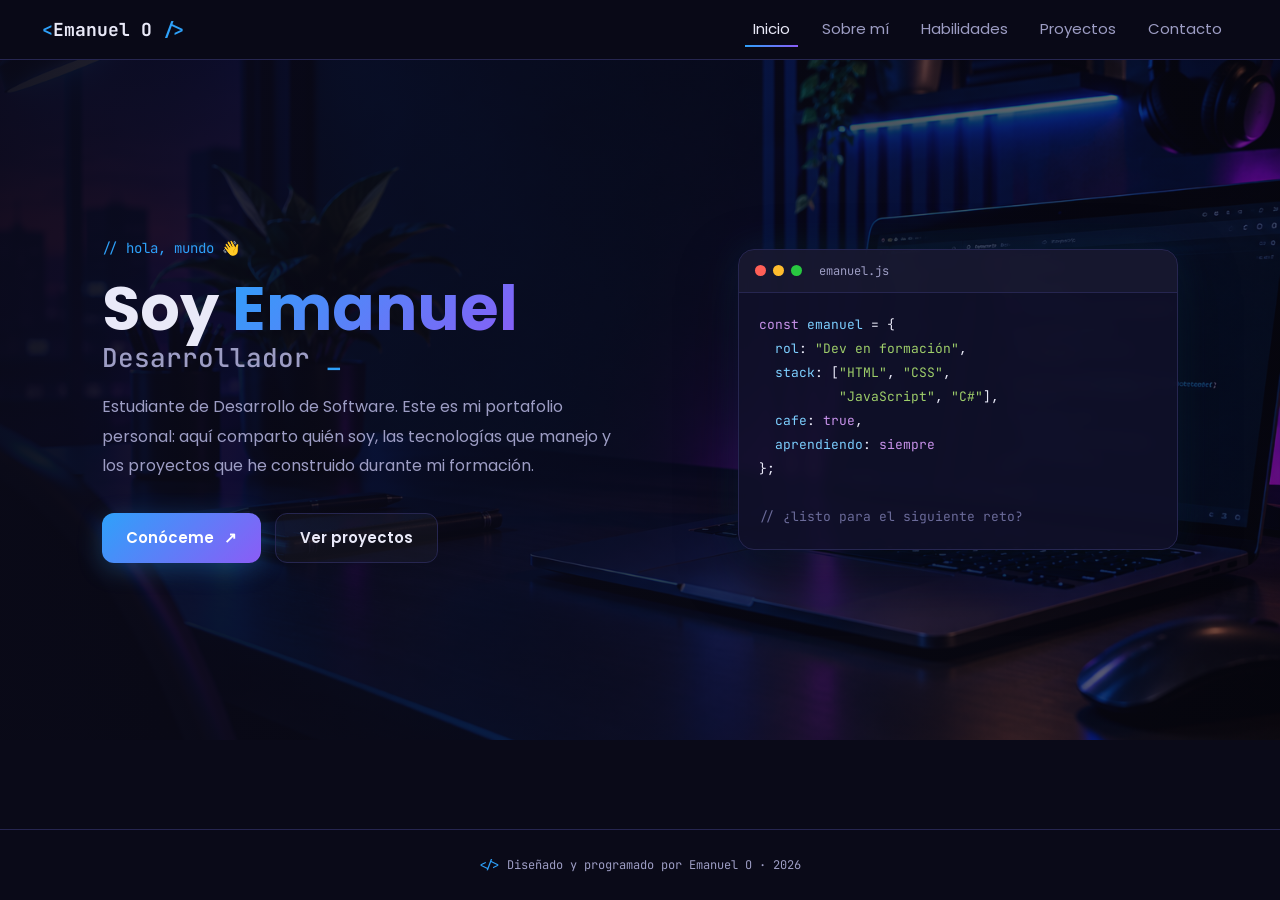
<file: index.html>
<!DOCTYPE html>
<html lang="es">
<head>
    <meta charset="UTF-8">
    <meta name="viewport" content="width=device-width, initial-scale=1.0">
    <title>Inicio | Emanuel O</title>
    <link href="https://cdn.jsdelivr.net/npm/bootstrap@5.3.8/dist/css/bootstrap.min.css" rel="stylesheet" integrity="sha384-sRIl4kxILFvY47J16cr9ZwB07vP4J8+LH7qKQnuqkuIAvNWLzeN8tE5YBujZqJLB" crossorigin="anonymous">
    <link rel="stylesheet" href="https://cdnjs.cloudflare.com/ajax/libs/font-awesome/6.5.2/css/all.min.css">
    <link href="https://fonts.googleapis.com/css2?family=Poppins:wght@300;400;500;600;700&family=JetBrains+Mono:wght@400;500;700&display=swap" rel="stylesheet">
    <link rel="stylesheet" href="./css/index.css">
</head>
<body>
<nav class="navbar navbar-expand-lg" data-bs-theme="dark">
    <div class="container-fluid">
        <a class="navbar-brand" href="./index.html"><span class="llave">&lt;</span>Emanuel O<span class="llave"> /&gt;</span></a>
        <button class="navbar-toggler" type="button" data-bs-toggle="collapse" data-bs-target="#menu" aria-controls="menu" aria-expanded="false" aria-label="Abrir menú">
            <span class="navbar-toggler-icon"></span>
        </button>
        <div class="collapse navbar-collapse" id="menu">
            <ul class="navbar-nav ms-auto">
                <li class="nav-item"><a class="nav-link active" href="./index.html">Inicio</a></li>
                <li class="nav-item"><a class="nav-link" href="./sobremi.html">Sobre mí</a></li>
                <li class="nav-item"><a class="nav-link" href="./habilidades.html">Habilidades</a></li>
                <li class="nav-item"><a class="nav-link" href="./proyectos.html">Proyectos</a></li>
                <li class="nav-item"><a class="nav-link" href="./contacto.html">Contacto</a></li>
            </ul>
        </div>
    </div>
</nav>

<main>
<header class="inicio">
    <div class="texto-inicio">
        <span class="saludo">// hola, mundo 👋</span>
        <h1>Soy <span class="nombre">Emanuel</span>
            <span class="rol-linea"><span id="rol"></span><span class="cursor">_</span></span>
        </h1>
        <p>Estudiante de Desarrollo de Software. Este es mi portafolio personal: aquí comparto quién soy, las tecnologías que manejo y los proyectos que he construido durante mi formación.</p>
        <div class="botones">
            <a href="./sobremi.html" class="boton boton-principal">Conóceme <span>↗</span></a>
            <a href="./proyectos.html" class="boton boton-secundario">Ver proyectos</a>
        </div>
    </div>

    <div class="terminal" aria-hidden="true">
        <div class="terminal-barra"><i class="r"></i><i class="a"></i><i class="v"></i><span>emanuel.js</span></div>
<pre><span class="k">const</span> <span class="p">emanuel</span> = {
  <span class="p">rol</span>: <span class="s">"Dev en formación"</span>,
  <span class="p">stack</span>: [<span class="s">"HTML"</span>, <span class="s">"CSS"</span>,
          <span class="s">"JavaScript"</span>, <span class="s">"C#"</span>],
  <span class="p">cafe</span>: <span class="k">true</span>,
  <span class="p">aprendiendo</span>: <span class="k">siempre</span>
};

<span class="c">// ¿listo para el siguiente reto?</span></pre>
    </div>
</header>
</main>

<footer>
    <b>&lt;/&gt;</b> Diseñado y programado por Emanuel O · 2026
</footer>

<script src="https://cdn.jsdelivr.net/npm/bootstrap@5.3.8/dist/js/bootstrap.bundle.min.js"></script>
    <script src="./js/index.js"></script>
</body>
</html>
</file>
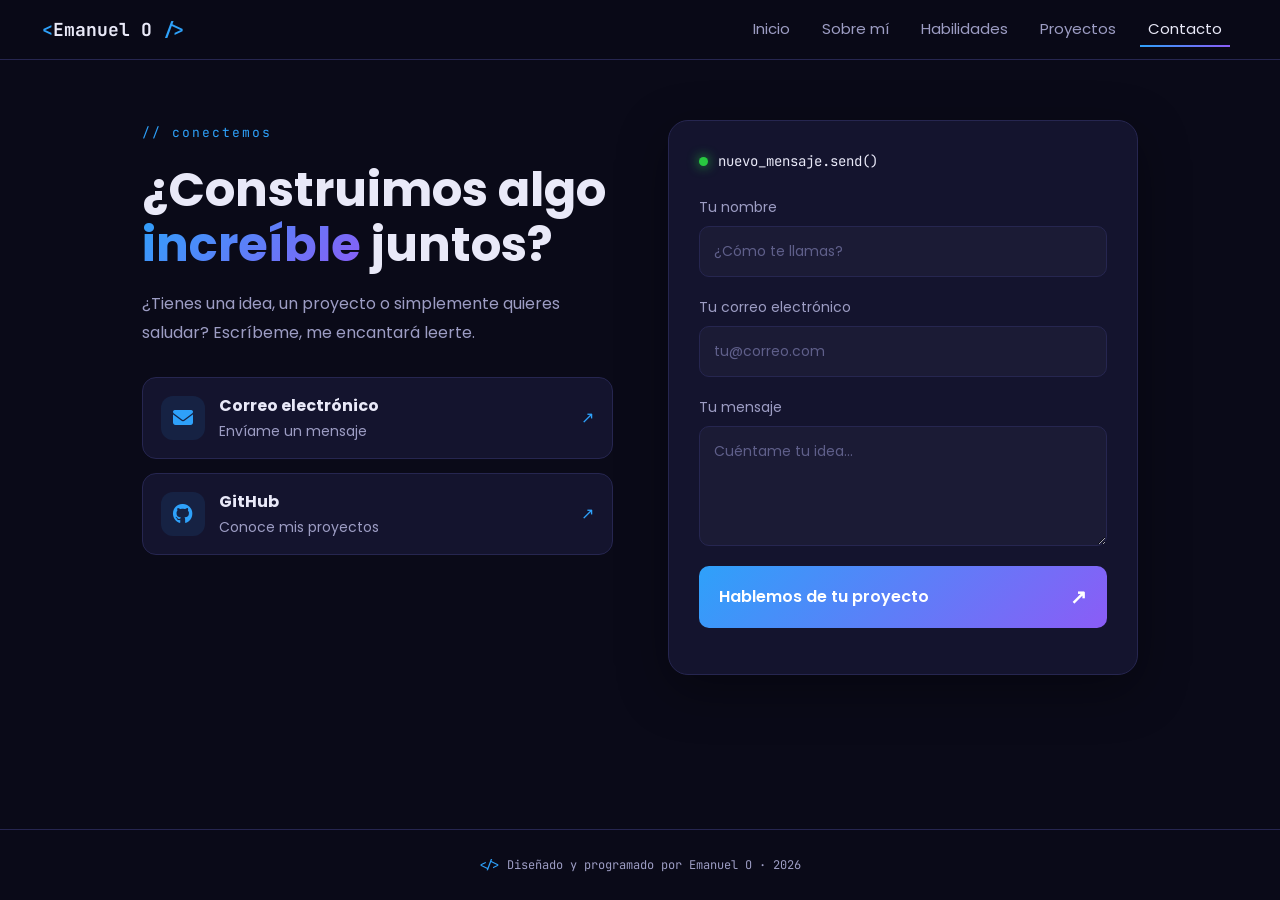
<file: contacto.html>
<!DOCTYPE html>
<html lang="es">
<head>
    <meta charset="UTF-8">
    <meta name="viewport" content="width=device-width, initial-scale=1.0">
    <title>Contacto | Emanuel O</title>
    <link href="https://cdn.jsdelivr.net/npm/bootstrap@5.3.8/dist/css/bootstrap.min.css" rel="stylesheet" integrity="sha384-sRIl4kxILFvY47J16cr9ZwB07vP4J8+LH7qKQnuqkuIAvNWLzeN8tE5YBujZqJLB" crossorigin="anonymous">
    <link rel="stylesheet" href="https://cdnjs.cloudflare.com/ajax/libs/font-awesome/6.5.2/css/all.min.css">
    <link href="https://fonts.googleapis.com/css2?family=Poppins:wght@300;400;500;600;700&family=JetBrains+Mono:wght@400;500;700&display=swap" rel="stylesheet">
    <link rel="stylesheet" href="./css/index.css">
    <link rel="stylesheet" href="./css/contacto.css">
</head>
<body>
<nav class="navbar navbar-expand-lg" data-bs-theme="dark">
    <div class="container-fluid">
        <a class="navbar-brand" href="./index.html"><span class="llave">&lt;</span>Emanuel O<span class="llave"> /&gt;</span></a>
        <button class="navbar-toggler" type="button" data-bs-toggle="collapse" data-bs-target="#menu" aria-controls="menu" aria-expanded="false" aria-label="Abrir menú">
            <span class="navbar-toggler-icon"></span>
        </button>
        <div class="collapse navbar-collapse" id="menu">
            <ul class="navbar-nav ms-auto">
                <li class="nav-item"><a class="nav-link" href="./index.html">Inicio</a></li>
                <li class="nav-item"><a class="nav-link" href="./sobremi.html">Sobre mí</a></li>
                <li class="nav-item"><a class="nav-link" href="./habilidades.html">Habilidades</a></li>
                <li class="nav-item"><a class="nav-link" href="./proyectos.html">Proyectos</a></li>
                <li class="nav-item"><a class="nav-link active" href="./contacto.html">Contacto</a></li>
            </ul>
        </div>
    </div>
</nav>

<main>
<section class="contacto">
    <div class="contacto-info">
        <span class="etiqueta">// conectemos</span>
        <h2>¿Construimos algo <span>increíble</span> juntos?</h2>
        <p>¿Tienes una idea, un proyecto o simplemente quieres saludar? Escríbeme, me encantará leerte.</p>

        <div class="tarjetas-contacto">
            <a href="mailto:Meliodaskun0620@gmail.com" class="tarjeta-contacto">
                <span class="icono"><i class="fa-solid fa-envelope"></i></span>
                <span><strong>Correo electrónico</strong><small>Envíame un mensaje</small></span>
                <span class="flecha">↗</span>
            </a>
            <a href="https://github.com/KaplemK" target="_blank" rel="noopener noreferrer" class="tarjeta-contacto">
                <span class="icono"><i class="fa-brands fa-github"></i></span>
                <span><strong>GitHub</strong><small>Conoce mis proyectos</small></span>
                <span class="flecha">↗</span>
            </a>
        </div>
    </div>

    <form class="formulario-contacto" id="formContacto">
        <div class="formulario-titulo"><span class="punto"></span><span>nuevo_mensaje.send()</span></div>

        <div class="campo">
            <label for="nombre">Tu nombre</label>
            <input type="text" id="nombre" placeholder="¿Cómo te llamas?" required>
        </div>
        <div class="campo">
            <label for="correo">Tu correo electrónico</label>
            <input type="email" id="correo" placeholder="tu@correo.com" required>
        </div>
        <div class="campo">
            <label for="mensaje">Tu mensaje</label>
            <textarea id="mensaje" placeholder="Cuéntame tu idea..." required></textarea>
        </div>

        <button type="submit" id="btnEnviar"><span>Hablemos de tu proyecto</span><span class="flecha-boton">↗</span></button>
        <p id="respuestaContacto" role="status" aria-live="polite"></p>
    </form>
</section>
</main>

<footer>
    <b>&lt;/&gt;</b> Diseñado y programado por Emanuel O · 2026
</footer>

<script src="https://cdn.jsdelivr.net/npm/bootstrap@5.3.8/dist/js/bootstrap.bundle.min.js"></script>
    <script src="./js/contacto.js"></script>
</body>
</html>
</file>
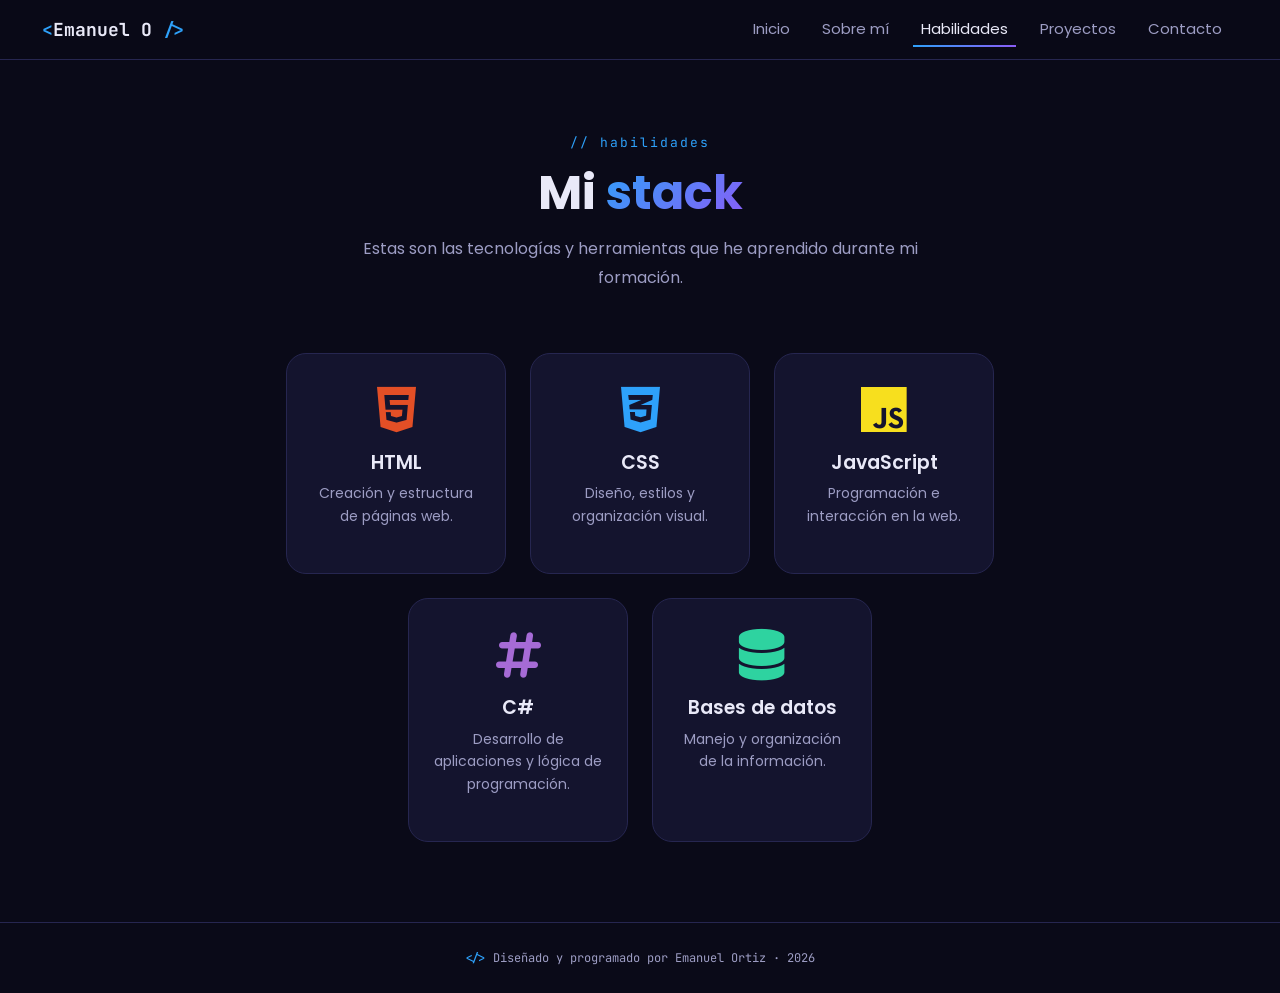
<file: habilidades.html>
<!DOCTYPE html>
<html lang="es">
<head>
    <meta charset="UTF-8">
    <meta name="viewport" content="width=device-width, initial-scale=1.0">
    <title>Habilidades | Emanuel O</title>
    <link href="https://cdn.jsdelivr.net/npm/bootstrap@5.3.8/dist/css/bootstrap.min.css" rel="stylesheet" integrity="sha384-sRIl4kxILFvY47J16cr9ZwB07vP4J8+LH7qKQnuqkuIAvNWLzeN8tE5YBujZqJLB" crossorigin="anonymous">
    <link rel="stylesheet" href="https://cdnjs.cloudflare.com/ajax/libs/font-awesome/6.5.2/css/all.min.css">
    <link href="https://fonts.googleapis.com/css2?family=Poppins:wght@300;400;500;600;700&family=JetBrains+Mono:wght@400;500;700&display=swap" rel="stylesheet">
    <link rel="stylesheet" href="./css/index.css">
    <link rel="stylesheet" href="./css/habilidades.css">
</head>
<body>
<nav class="navbar navbar-expand-lg" data-bs-theme="dark">
    <div class="container-fluid">
        <a class="navbar-brand" href="./index.html"><span class="llave">&lt;</span>Emanuel O<span class="llave"> /&gt;</span></a>
        <button class="navbar-toggler" type="button" data-bs-toggle="collapse" data-bs-target="#menu" aria-controls="menu" aria-expanded="false" aria-label="Abrir menú">
            <span class="navbar-toggler-icon"></span>
        </button>
        <div class="collapse navbar-collapse" id="menu">
            <ul class="navbar-nav ms-auto">
                <li class="nav-item"><a class="nav-link" href="./index.html">Inicio</a></li>
                <li class="nav-item"><a class="nav-link" href="./sobremi.html">Sobre mí</a></li>
                <li class="nav-item"><a class="nav-link active" href="./habilidades.html">Habilidades</a></li>
                <li class="nav-item"><a class="nav-link" href="./proyectos.html">Proyectos</a></li>
                <li class="nav-item"><a class="nav-link" href="./contacto.html">Contacto</a></li>
            </ul>
        </div>
    </div>
</nav>

<main>
<section class="cabecera">
    <span class="etiqueta">// habilidades</span>
    <h1>Mi <span>stack</span></h1>
    <p>Estas son las tecnologías y herramientas que he aprendido durante mi formación.</p>
</section>

<section class="contenedor-habilidades">
    <div class="habilidad" style="--color: #e34f26;">
        <i class="fa-brands fa-html5 icono"></i>
        <h2>HTML</h2>
        <p>Creación y estructura de páginas web.</p>
    </div>
    <div class="habilidad" style="--color: #2ea1fa;">
        <i class="fa-brands fa-css3-alt icono"></i>
        <h2>CSS</h2>
        <p>Diseño, estilos y organización visual.</p>
    </div>
    <div class="habilidad" style="--color: #f7df1e;">
        <i class="fa-brands fa-js icono"></i>
        <h2>JavaScript</h2>
        <p>Programación e interacción en la web.</p>
    </div>
    <div class="habilidad" style="--color: #a66bd6;">
        <i class="fa-solid fa-hashtag icono"></i>
        <h2>C#</h2>
        <p>Desarrollo de aplicaciones y lógica de programación.</p>
    </div>
    <div class="habilidad" style="--color: #2ed3a0;">
        <i class="fa-solid fa-database icono"></i>
        <h2>Bases de datos</h2>
        <p>Manejo y organización de la información.</p>
    </div>
    
</section>
</main>

<footer>
    <b>&lt;/&gt;</b> Diseñado y programado por Emanuel Ortiz · 2026
</footer>

<script src="https://cdn.jsdelivr.net/npm/bootstrap@5.3.8/dist/js/bootstrap.bundle.min.js"></script>
</body>
</html>
</file>
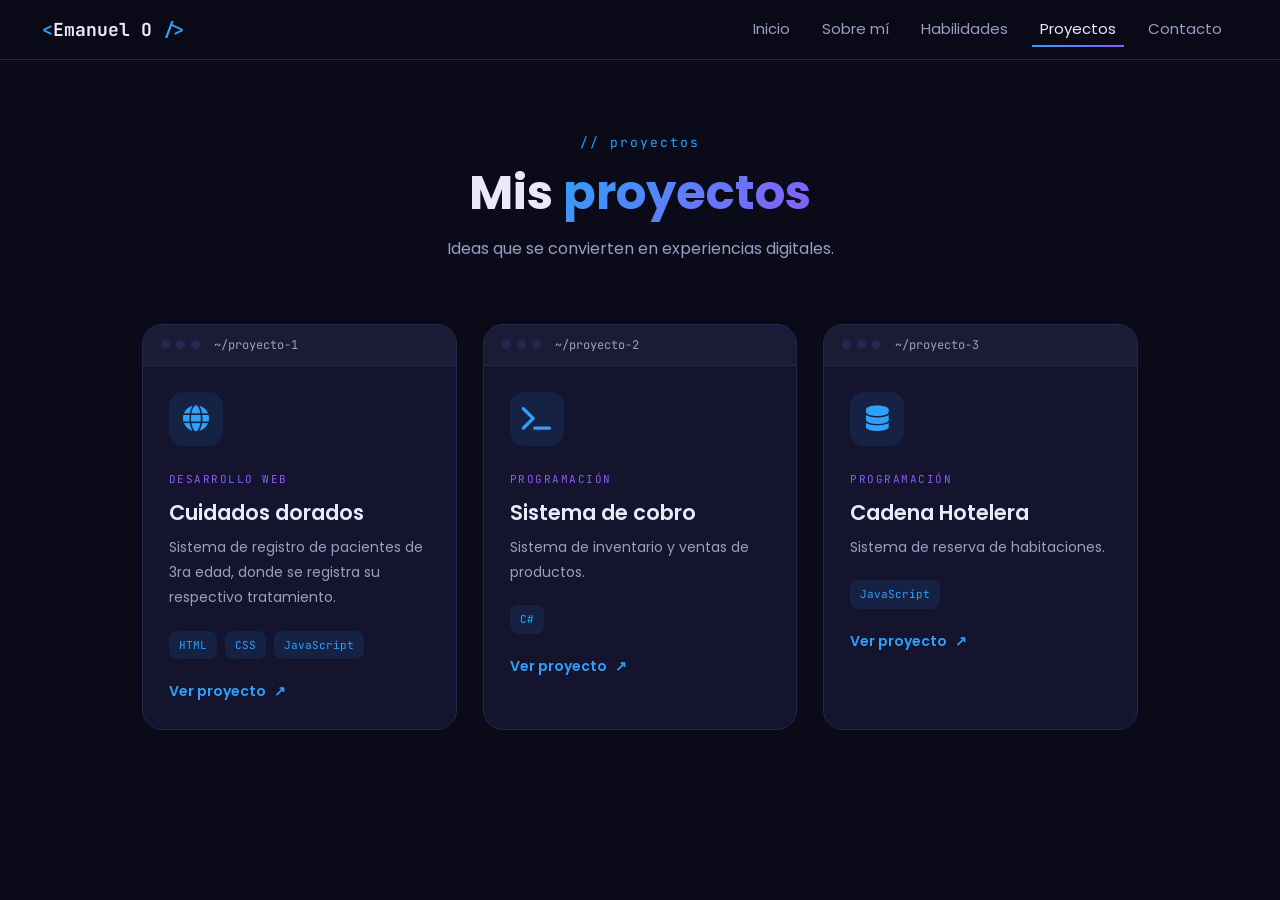
<file: proyectos.html>
<!DOCTYPE html>
<html lang="es">
<head>
    <meta charset="UTF-8">
    <meta name="viewport" content="width=device-width, initial-scale=1.0">
    <title>Proyectos | Emanuel O</title>
    <link href="https://cdn.jsdelivr.net/npm/bootstrap@5.3.8/dist/css/bootstrap.min.css" rel="stylesheet" integrity="sha384-sRIl4kxILFvY47J16cr9ZwB07vP4J8+LH7qKQnuqkuIAvNWLzeN8tE5YBujZqJLB" crossorigin="anonymous">
    <link rel="stylesheet" href="https://cdnjs.cloudflare.com/ajax/libs/font-awesome/6.5.2/css/all.min.css">
    <link href="https://fonts.googleapis.com/css2?family=Poppins:wght@300;400;500;600;700&family=JetBrains+Mono:wght@400;500;700&display=swap" rel="stylesheet">
    <link rel="stylesheet" href="./css/index.css">
    <link rel="stylesheet" href="./css/proyectos.css">
</head>
<body>
<nav class="navbar navbar-expand-lg" data-bs-theme="dark">
    <div class="container-fluid">
        <a class="navbar-brand" href="./index.html"><span class="llave">&lt;</span>Emanuel O<span class="llave"> /&gt;</span></a>
        <button class="navbar-toggler" type="button" data-bs-toggle="collapse" data-bs-target="#menu" aria-controls="menu" aria-expanded="false" aria-label="Abrir menú">
            <span class="navbar-toggler-icon"></span>
        </button>
        <div class="collapse navbar-collapse" id="menu">
            <ul class="navbar-nav ms-auto">
                <li class="nav-item"><a class="nav-link" href="./index.html">Inicio</a></li>
                <li class="nav-item"><a class="nav-link" href="./sobremi.html">Sobre mí</a></li>
                <li class="nav-item"><a class="nav-link" href="./habilidades.html">Habilidades</a></li>
                <li class="nav-item"><a class="nav-link active" href="./proyectos.html">Proyectos</a></li>
                <li class="nav-item"><a class="nav-link" href="./contacto.html">Contacto</a></li>
            </ul>
        </div>
    </div>
</nav>

<main>
<section class="cabecera">
    <span class="etiqueta">// proyectos</span>
    <h1>Mis <span>proyectos</span></h1>
    <p>Ideas que se convierten en experiencias digitales.</p>
</section>

<section class="contenedor-proyectos">
    <article class="tarjeta-proyecto">
        <div class="proyecto-barra"><i></i><i></i><i></i><span>~/proyecto-1</span></div>
        <div class="proyecto-cuerpo">
            <div class="icono-proyecto"><i class="fa-solid fa-globe"></i></div>
            <span class="categoria">DESARROLLO WEB</span>
            <h3>Cuidados dorados</h3>
            <p>Sistema de registro de pacientes de 3ra edad, donde se registra su respectivo tratamiento.</p>
            <div class="tecnologias">
                <span>HTML</span>
                <span>CSS</span>
                <span>JavaScript</span>
            </div>
            <a href="https://github.com/YaritzaParra/cuidadosdorados" target="_blank" rel="noopener noreferrer" class="enlace-proyecto">Ver proyecto <span>↗</span></a>
        </div>
    </article>

    <article class="tarjeta-proyecto">
        <div class="proyecto-barra"><i></i><i></i><i></i><span>~/proyecto-2</span></div>
        <div class="proyecto-cuerpo">
            <div class="icono-proyecto"><i class="fa-solid fa-terminal"></i></div>
            <span class="categoria">PROGRAMACIÓN</span>
            <h3>Sistema de cobro</h3>
            <p>Sistema de inventario y ventas de productos.</p>
            <div class="tecnologias">
                <span>C#</span>
            </div>
            <a href="https://github.com/KaplemK/Sistema-de-cobro" target="_blank" rel="noopener noreferrer" class="enlace-proyecto">Ver proyecto <span>↗</span></a>
        </div>
    </article>

    <article class="tarjeta-proyecto">
        <div class="proyecto-barra"><i></i><i></i><i></i><span>~/proyecto-3</span></div>
        <div class="proyecto-cuerpo">
            <div class="icono-proyecto"><i class="fa-solid fa-database"></i></div>
            <span class="categoria">PROGRAMACIÓN</span>
            <h3>Cadena Hotelera</h3>
            <p>Sistema de reserva de habitaciones.</p>
            <div class="tecnologias">
              
                <span>JavaScript</span>
            </div>
            <a href="https://github.com/YaritzaParra/CadenaHotelera" target="_blank" rel="noopener noreferrer" class="enlace-proyecto">Ver proyecto <span>↗</span></a>
        </div>
</file>
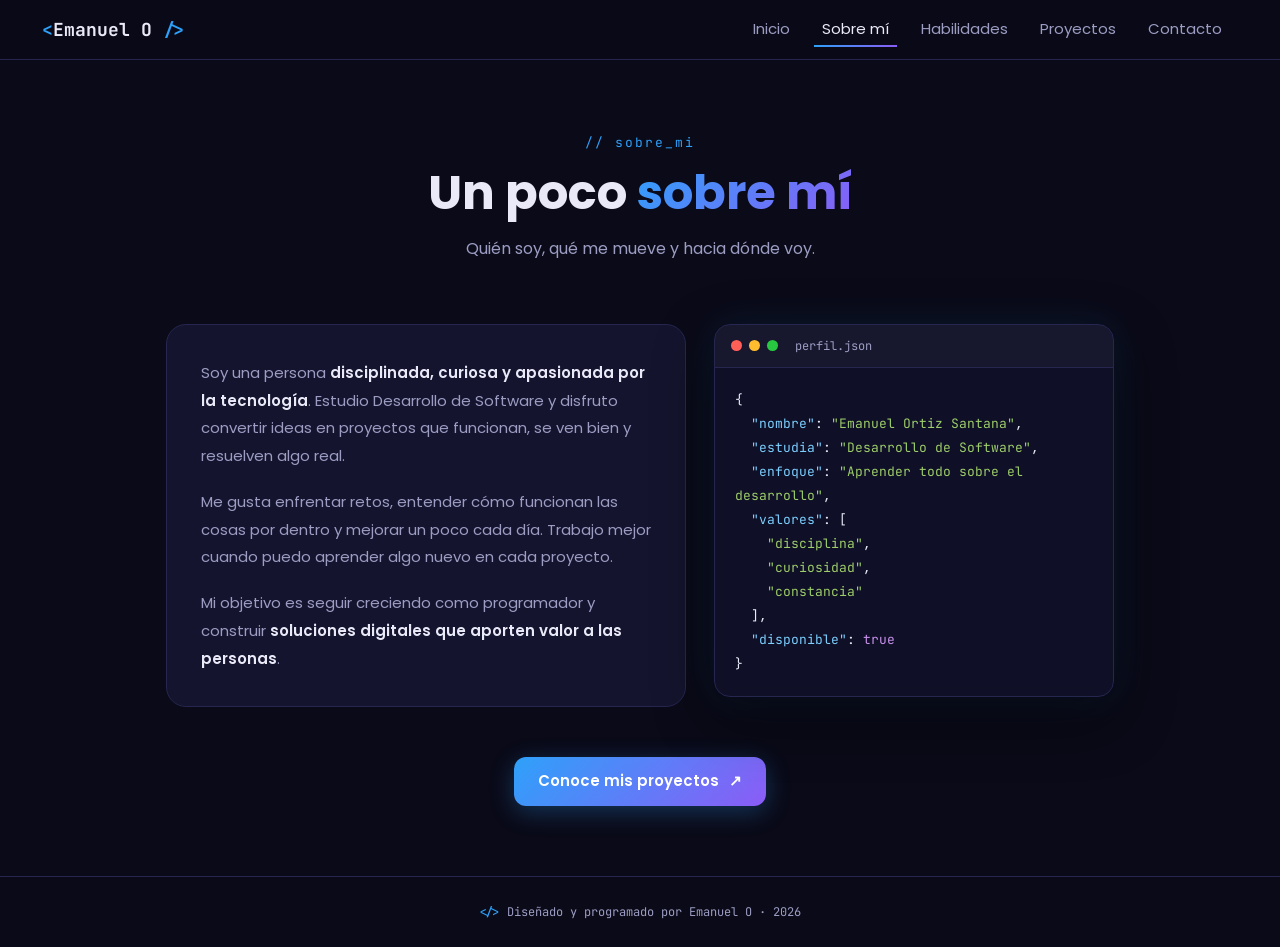
<file: sobremi.html>
<!DOCTYPE html>
<html lang="es">
<head>
    <meta charset="UTF-8">
    <meta name="viewport" content="width=device-width, initial-scale=1.0">
    <title>Sobre mí | Emanuel O</title>
    <link href="https://cdn.jsdelivr.net/npm/bootstrap@5.3.8/dist/css/bootstrap.min.css" rel="stylesheet" integrity="sha384-sRIl4kxILFvY47J16cr9ZwB07vP4J8+LH7qKQnuqkuIAvNWLzeN8tE5YBujZqJLB" crossorigin="anonymous">
    <link rel="stylesheet" href="https://cdnjs.cloudflare.com/ajax/libs/font-awesome/6.5.2/css/all.min.css">
    <link href="https://fonts.googleapis.com/css2?family=Poppins:wght@300;400;500;600;700&family=JetBrains+Mono:wght@400;500;700&display=swap" rel="stylesheet">
    <link rel="stylesheet" href="./css/index.css">
    <link rel="stylesheet" href="./css/sobremi.css">
</head>
<body>
<nav class="navbar navbar-expand-lg" data-bs-theme="dark">
    <div class="container-fluid">
        <a class="navbar-brand" href="./index.html"><span class="llave">&lt;</span>Emanuel O<span class="llave"> /&gt;</span></a>
        <button class="navbar-toggler" type="button" data-bs-toggle="collapse" data-bs-target="#menu" aria-controls="menu" aria-expanded="false" aria-label="Abrir menú">
            <span class="navbar-toggler-icon"></span>
        </button>
        <div class="collapse navbar-collapse" id="menu">
            <ul class="navbar-nav ms-auto">
                <li class="nav-item"><a class="nav-link" href="./index.html">Inicio</a></li>
                <li class="nav-item"><a class="nav-link active" href="./sobremi.html">Sobre mí</a></li>
                <li class="nav-item"><a class="nav-link" href="./habilidades.html">Habilidades</a></li>
                <li class="nav-item"><a class="nav-link" href="./proyectos.html">Proyectos</a></li>
                <li class="nav-item"><a class="nav-link" href="./contacto.html">Contacto</a></li>
            </ul>
        </div>
    </div>
</nav>

<main>
<section class="cabecera">
    <span class="etiqueta">// sobre_mi</span>
    <h1>Un poco <span>sobre mí</span></h1>
    <p>Quién soy, qué me mueve y hacia dónde voy.</p>
</section>

<section class="sobre-mi">
    <div class="tarjeta-texto">
        <p>Soy una persona <strong>disciplinada, curiosa y apasionada por la tecnología</strong>. Estudio Desarrollo de Software y disfruto convertir ideas en proyectos que funcionan, se ven bien y resuelven algo real.</p>
        <p>Me gusta enfrentar retos, entender cómo funcionan las cosas por dentro y mejorar un poco cada día. Trabajo mejor cuando puedo aprender algo nuevo en cada proyecto.</p>
        <p>Mi objetivo es seguir creciendo como programador y construir <strong>soluciones digitales que aporten valor a las personas</strong>.</p>
    </div>

    <div class="terminal">
        <div class="terminal-barra"><i class="r"></i><i class="a"></i><i class="v"></i><span>perfil.json</span></div>
<pre>{
  <span class="p">"nombre"</span>: <span class="s">"Emanuel Ortiz Santana"</span>,
  <span class="p">"estudia"</span>: <span class="s">"Desarrollo de Software"</span>,
  <span class="p">"enfoque"</span>: <span class="s">"Aprender todo sobre el desarrollo"</span>,
  <span class="p">"valores"</span>: [
    <span class="s">"disciplina"</span>,
    <span class="s">"curiosidad"</span>,
    <span class="s">"constancia"</span>
  ],
  <span class="p">"disponible"</span>: <span class="k">true</span>
}</pre>
    </div>
</section>

<div class="centro-boton">
    <a href="./proyectos.html" class="boton boton-principal">Conoce mis proyectos <span>↗</span></a>
</div>
</main>

<footer>
    <b>&lt;/&gt;</b> Diseñado y programado por Emanuel O · 2026
</footer>

<script src="https://cdn.jsdelivr.net/npm/bootstrap@5.3.8/dist/js/bootstrap.bundle.min.js"></script>
</body>
</html>
</file>
<file: css/index.css>
:root {
    --bg: #0a0a18;
    --card: #14142e;
    --borde: #262650;
    --azul: #2ea1fa;
    --violeta: #8b5cf6;
    --texto: #e9e9f8;
    --suave: #9d9dc4;
    --mono: 'JetBrains Mono', monospace;
    --degradado: linear-gradient(135deg, var(--azul), var(--violeta));
}

* {
    margin: 0;
    padding: 0;
    box-sizing: border-box;
}

body {
    background: var(--bg);
    color: var(--texto);
    font-family: 'Poppins', sans-serif;
    min-height: 100vh;
    display: flex;
    flex-direction: column;
}

main {
    flex: 1;
}


.navbar {
    position: sticky;
    top: 0;
    z-index: 50;
    padding: 10px 30px;
    background: rgba(10, 10, 24, 0.82);
    backdrop-filter: blur(12px);
    border-bottom: 1px solid var(--borde);
}

.navbar-brand {
    font-family: var(--mono);
    font-weight: 700;
    font-size: 18px;
    color: var(--texto) !important;
}

.navbar-brand .llave {
    color: var(--azul);
}

.navbar .nav-link {
    position: relative;
    margin: 0 8px;
    font-size: 15px;
    color: var(--suave) !important;
    transition: color 0.3s;
}

.navbar .nav-link::after {
    content: "";
    position: absolute;
    left: 0;
    bottom: 2px;
    width: 0;
    height: 2px;
    background: var(--degradado);
    transition: width 0.3s;
}

.navbar .nav-link:hover,
.navbar .nav-link.active {
    color: var(--texto) !important;
}

.navbar .nav-link:hover::after,
.navbar .nav-link.active::after {
    width: 100%;
}

/* ---------- BOTONES ---------- */
.boton {
    display: inline-flex;
    align-items: center;
    gap: 10px;
    padding: 13px 24px;
    border-radius: 12px;
    font-size: 15px;
    font-weight: 600;
    text-decoration: none;
    transition: all 0.3s ease;
}

.boton span {
    transition: transform 0.3s;
}

.boton:hover span {
    transform: translate(3px, -3px);
}

.boton-principal {
    background: var(--degradado);
    color: #fff;
    box-shadow: 0 6px 24px rgba(46, 161, 250, 0.28);
}

.boton-principal:hover {
    color: #fff;
    transform: translateY(-3px);
    box-shadow: 0 10px 30px rgba(139, 92, 246, 0.42);
}

.boton-secundario {
    color: var(--texto);
    border: 1px solid var(--borde);
    background: rgba(255, 255, 255, 0.03);
}

.boton-secundario:hover {
    color: var(--azul);
    border-color: var(--azul);
    transform: translateY(-3px);
}

/* ---------- CABECERA DE LAS PÁGINAS INTERNAS ---------- */
.cabecera {
    text-align: center;
    padding: 70px 8% 40px;
}

.etiqueta {
    font-family: var(--mono);
    font-size: 13px;
    letter-spacing: 2px;
    color: var(--azul);
}

.cabecera h1 {
    margin: 10px 0 14px;
    font-size: clamp(32px, 5vw, 48px);
    font-weight: 700;
}

.cabecera h1 span {
    background: var(--degradado);
    -webkit-background-clip: text;
    background-clip: text;
    color: transparent;
}

.cabecera p {
    max-width: 560px;
    margin: 0 auto;
    color: var(--suave);
    line-height: 1.8;
}

/* ---------- PIE DE PÁGINA ---------- */
footer {
    padding: 26px 8%;
    text-align: center;
    font-family: var(--mono);
    font-size: 12px;
    color: var(--suave);
    border-top: 1px solid var(--borde);
}

footer b {
    color: var(--azul);
    font-weight: 500;
}

/* ---------- TARJETA TIPO TERMINAL (se reutiliza) ---------- */
.terminal {
    width: min(440px, 100%);
    overflow: hidden;
    background: rgba(16, 16, 42, 0.88);
    border: 1px solid var(--borde);
    border-radius: 16px;
    backdrop-filter: blur(6px);
    box-shadow: 0 20px 60px rgba(0, 0, 0, 0.45),
                0 0 40px rgba(46, 161, 250, 0.12);
}

.terminal-barra {
    display: flex;
    align-items: center;
    gap: 7px;
    padding: 12px 16px;
    background: rgba(255, 255, 255, 0.03);
    border-bottom: 1px solid var(--borde);
}

.terminal-barra i {
    width: 11px;
    height: 11px;
    border-radius: 50%;
}

.terminal-barra .r { background: #ff5f57; }
.terminal-barra .a { background: #febc2e; }
.terminal-barra .v { background: #28c840; }

.terminal-barra span {
    margin-left: 10px;
    font-family: var(--mono);
    font-size: 12px;
    color: var(--suave);
}

.terminal pre {
    margin: 0;
    padding: 20px;
    font-family: var(--mono);
    font-size: 13px;
    line-height: 1.85;
    color: var(--texto);
    white-space: pre-wrap;
}

/* colores del "código" */
.k { color: #c792ea; }  /* palabras clave */
.s { color: #9ece6a; }  /* textos */
.p { color: #7dcfff; }  /* propiedades */
.c { color: #6b6b9a; }  /* comentarios */

/* ---------- INICIO ---------- */
.inicio {
    min-height: 680px;
    display: flex;
    align-items: center;
    justify-content: space-between;
    gap: 40px;
    padding: 40px 8%;
    background-image:
        linear-gradient(90deg, rgba(10, 10, 24, 0.95) 0%,
                               rgba(10, 10, 24, 0.75) 55%,
                               rgba(10, 10, 24, 0.55) 100%),
        url("../img/fondo-inicio.png");
    background-size: cover;
    background-position: center;
}

.texto-inicio {
    width: 55%;
}

.saludo {
    font-family: var(--mono);
    font-size: 14px;
    color: var(--azul);
}

.texto-inicio h1 {
    margin: 14px 0 18px;
    font-size: clamp(38px, 5.5vw, 62px);
    font-weight: 700;
    line-height: 1.12;
}

.nombre {
    background: var(--degradado);
    -webkit-background-clip: text;
    background-clip: text;
    color: transparent;
}

.rol-linea {
    display: block;
    min-height: 1.2em;
    font-family: var(--mono);
    font-size: clamp(18px, 2.4vw, 26px);
    font-weight: 500;
    color: var(--suave);
}

.cursor {
    color: var(--azul);
    animation: parpadeo 1s steps(1) infinite;
}

@keyframes parpadeo {
    50% { opacity: 0; }
}

.texto-inicio p {
    max-width: 520px;
    margin-bottom: 32px;
    color: var(--suave);
    line-height: 1.85;
}

.botones {
    display: flex;
    flex-wrap: wrap;
    gap: 14px;
}

.inicio .terminal {
    animation: flotar 6s ease-in-out infinite;
}

@keyframes flotar {
    50% { transform: translateY(-12px); }
}

@media (max-width: 900px) {
    .inicio {
        flex-direction: column;
        align-items: flex-start;
        padding: 60px 6%;
    }

    .texto-inicio {
        width: 100%;
    }
}

@media (prefers-reduced-motion: reduce) {
    .inicio .terminal, .cursor { animation: none; }
    * { transition-duration: 0.01ms !important; }
}
</file>
<file: css/contacto.css>
.contacto {
    display: grid;
    grid-template-columns: 1fr 1fr;
    gap: 55px;
    max-width: 1150px;
    margin: 0 auto;
    padding: 60px 6% 90px;
}

.contacto-info,
.formulario-contacto {
    animation: aparecer 0.9s ease both;
}

.formulario-contacto { animation-delay: 0.2s; }

@keyframes aparecer {
    from { opacity: 0; transform: translateY(25px); }
    to   { opacity: 1; transform: translateY(0); }
}

.contacto-info h2 {
    margin: 18px 0;
    font-size: clamp(32px, 4vw, 48px);
    font-weight: 700;
    line-height: 1.15;
}

.contacto-info h2 span {
    background: var(--degradado);
    -webkit-background-clip: text;
    background-clip: text;
    color: transparent;
}

.contacto-info > p {
    max-width: 440px;
    line-height: 1.8;
    color: var(--suave);
}

.tarjetas-contacto {
    display: flex;
    flex-direction: column;
    gap: 14px;
    margin-top: 30px;
}

.tarjeta-contacto {
    display: flex;
    align-items: center;
    gap: 14px;
    padding: 16px 18px;
    color: var(--texto);
    text-decoration: none;
    background: var(--card);
    border: 1px solid var(--borde);
    border-radius: 14px;
    transition: 0.35s ease;
}

.tarjeta-contacto:hover {
    color: var(--texto);
    transform: translateX(8px);
    border-color: var(--azul);
    box-shadow: 0 0 22px rgba(46, 161, 250, 0.18);
}

.tarjeta-contacto .icono {
    display: grid;
    place-items: center;
    width: 44px;
    height: 44px;
    flex-shrink: 0;
    font-size: 20px;
    color: var(--azul);
    background: rgba(46, 161, 250, 0.1);
    border-radius: 12px;
}

.tarjeta-contacto strong,
.tarjeta-contacto small {
    display: block;
}

.tarjeta-contacto small {
    margin-top: 3px;
    color: var(--suave);
}

.flecha {
    margin-left: auto;
    color: var(--azul);
    transition: transform 0.3s;
}

.tarjeta-contacto:hover .flecha {
    transform: translate(3px, -3px);
}

/* Formulario */
.formulario-contacto {
    padding: 30px;
    background: var(--card);
    border: 1px solid var(--borde);
    border-radius: 20px;
    box-shadow: 0 15px 50px rgba(0, 0, 0, 0.35);
}

.formulario-titulo {
    display: flex;
    align-items: center;
    gap: 10px;
    margin-bottom: 25px;
    font-family: var(--mono);
    font-size: 14px;
    color: var(--texto);
}

.punto {
    width: 9px;
    height: 9px;
    border-radius: 50%;
    background: #28c840;
    box-shadow: 0 0 12px #28c840;
    animation: pulso 2s infinite;
}

@keyframes pulso {
    50% { opacity: 0.5; box-shadow: 0 0 20px #28c840; }
}

.campo {
    display: flex;
    flex-direction: column;
    gap: 8px;
    margin-bottom: 20px;
}

.campo label {
    font-size: 14px;
    color: var(--suave);
}

.campo input,
.campo textarea {
    width: 100%;
    padding: 14px;
    font-family: inherit;
    font-size: 14px;
    color: var(--texto);
    background: rgba(255, 255, 255, 0.03);
    border: 1px solid var(--borde);
    border-radius: 10px;
    outline: none;
    transition: 0.3s;
}

.campo input::placeholder,
.campo textarea::placeholder {
    color: #5f5f8a;
}

.campo input:focus,
.campo textarea:focus {
    border-color: var(--azul);
    box-shadow: 0 0 0 3px rgba(46, 161, 250, 0.18);
}

.campo textarea {
    min-height: 120px;
    resize: vertical;
}

#btnEnviar {
    position: relative;
    overflow: hidden;
    display: flex;
    align-items: center;
    justify-content: space-between;
    gap: 12px;
    width: 100%;
    padding: 16px 20px;
    font-family: inherit;
    font-weight: 600;
    color: #fff;
    cursor: pointer;
    background: var(--degradado);
    border: none;
    border-radius: 10px;
    transition: 0.3s;
}

#btnEnviar::before {
    content: "";
    position: absolute;
    top: 0;
    left: -120%;
    width: 70%;
    height: 100%;
    background: linear-gradient(110deg, transparent, rgba(255, 255, 255, 0.35), transparent);
    transform: skewX(-20deg);
    transition: left 0.6s;
}

#btnEnviar:hover::before { left: 150%; }

#btnEnviar:hover {
    transform: translateY(-3px);
    box-shadow: 0 8px 28px rgba(139, 92, 246, 0.4);
}

#btnEnviar:disabled {
    opacity: 0.6;
    cursor: wait;
    transform: none;
}

.flecha-boton {
    font-size: 20px;
    transition: transform 0.3s;
}

#btnEnviar:hover .flecha-boton {
    transform: translate(4px, -4px);
}

#respuestaContacto {
    margin-top: 15px;
    font-size: 14px;
    line-height: 1.6;
    color: var(--azul);
}

#respuestaContacto:not(:empty) {
    animation: aparecer 0.4s ease;
}

@media (max-width: 750px) {
    .contacto {
        grid-template-columns: 1fr;
        gap: 35px;
        padding: 40px 6% 70px;
    }
    .formulario-contacto { padding: 22px; }
}

@media (prefers-reduced-motion: reduce) {
    .punto, .contacto-info, .formulario-contacto { animation: none; }
}
</file>
<file: css/habilidades.css>
.contenedor-habilidades {
    display: flex;
    justify-content: center;
    flex-wrap: wrap;
    gap: 24px;
    max-width: 1100px;
    margin: 0 auto;
    padding: 20px 6% 80px;
}

.habilidad {
    width: 220px;
    min-height: 210px;
    padding: 30px 22px;
    text-align: center;
    background: var(--card);
    border: 1px solid var(--borde);
    border-radius: 20px;
    transition: transform 0.3s ease, box-shadow 0.3s ease, border-color 0.3s;
}

.habilidad:hover {
    transform: translateY(-10px);
    border-color: var(--color, var(--azul));
    box-shadow: 0 14px 34px rgba(0, 0, 0, 0.4),
                0 0 24px color-mix(in srgb, var(--color, #2ea1fa) 25%, transparent);
}

.habilidad .icono {
    display: block;
    margin-bottom: 16px;
    font-size: 52px;
    color: var(--color, var(--azul));
    transition: transform 0.3s ease;
}

.habilidad:hover .icono {
    transform: scale(1.15);
}

.habilidad h2 {
    margin-bottom: 8px;
    font-size: 19px;
    font-weight: 600;
}

.habilidad p {
    font-size: 14px;
    line-height: 1.6;
    color: var(--suave);
}
</file>
<file: css/proyectos.css>
.contenedor-proyectos {
    display: grid;
    grid-template-columns: repeat(3, minmax(0, 1fr));
    gap: 26px;
    max-width: 1150px;
    margin: 0 auto;
    padding: 20px 6% 80px;
}

.tarjeta-proyecto {
    overflow: hidden;
    background: var(--card);
    border: 1px solid var(--borde);
    border-radius: 20px;
    transition: transform 0.3s ease, box-shadow 0.3s ease, border-color 0.3s;
}

.tarjeta-proyecto:hover {
    transform: translateY(-8px);
    border-color: var(--violeta);
    box-shadow: 0 15px 35px rgba(139, 92, 246, 0.22);
}

.proyecto-barra {
    display: flex;
    align-items: center;
    gap: 6px;
    padding: 11px 18px;
    background: rgba(255, 255, 255, 0.03);
    border-bottom: 1px solid var(--borde);
}

.proyecto-barra i {
    width: 9px;
    height: 9px;
    border-radius: 50%;
    background: var(--borde);
}

.proyecto-barra span {
    margin-left: 8px;
    font-family: var(--mono);
    font-size: 12px;
    color: var(--suave);
}

.proyecto-cuerpo {
    padding: 26px;
}

.icono-proyecto {
    display: grid;
    place-items: center;
    width: 54px;
    height: 54px;
    margin-bottom: 20px;
    font-size: 26px;
    color: var(--azul);
    background: rgba(46, 161, 250, 0.1);
    border-radius: 14px;
}

.categoria {
    font-family: var(--mono);
    font-size: 11px;
    letter-spacing: 1.5px;
    color: var(--violeta);
}

.tarjeta-proyecto h3 {
    margin: 10px 0;
    font-size: 21px;
    font-weight: 600;
}

.tarjeta-proyecto p {
    font-size: 14px;
    line-height: 1.8;
    color: var(--suave);
}

.tecnologias {
    display: flex;
    flex-wrap: wrap;
    gap: 8px;
    margin: 20px 0;
}

.tecnologias span {
    padding: 6px 10px;
    font-family: var(--mono);
    font-size: 11px;
    color: var(--azul);
    background: rgba(46, 161, 250, 0.1);
    border-radius: 8px;
}

.enlace-proyecto {
    display: inline-flex;
    align-items: center;
    gap: 8px;
    font-size: 14px;
    font-weight: 600;
    color: var(--azul);
    text-decoration: none;
}

.enlace-proyecto span {
    transition: transform 0.3s ease;
}

.enlace-proyecto:hover {
    color: var(--violeta);
}

.enlace-proyecto:hover span {
    transform: translate(4px, -4px);
}

@media (max-width: 900px) {
    .contenedor-proyectos { grid-template-columns: repeat(2, minmax(0, 1fr)); }
}

@media (max-width: 600px) {
    .contenedor-proyectos { grid-template-columns: 1fr; }
}
</file>
<file: css/sobremi.css>
.sobre-mi {
    display: flex;
    justify-content: center;
    align-items: stretch;
    flex-wrap: wrap;
    gap: 28px;
    padding: 20px 8% 40px;
}

.tarjeta-texto {
    width: 520px;
    max-width: 100%;
    padding: 34px;
    background: var(--card);
    border: 1px solid var(--borde);
    border-radius: 20px;
    transition: transform 0.3s ease, box-shadow 0.3s ease, border-color 0.3s;
}

.tarjeta-texto:hover {
    transform: translateY(-8px);
    border-color: var(--azul);
    box-shadow: 0 15px 35px rgba(46, 161, 250, 0.14);
}

.tarjeta-texto p {
    margin-bottom: 18px;
    font-size: 15px;
    line-height: 1.85;
    color: var(--suave);
}

.tarjeta-texto p:last-child {
    margin-bottom: 0;
}

.tarjeta-texto strong {
    color: var(--texto);
    font-weight: 600;
}

.sobre-mi .terminal {
    width: 400px;
    align-self: flex-start;
}

.centro-boton {
    text-align: center;
    padding: 10px 8% 70px;
}
</file>
